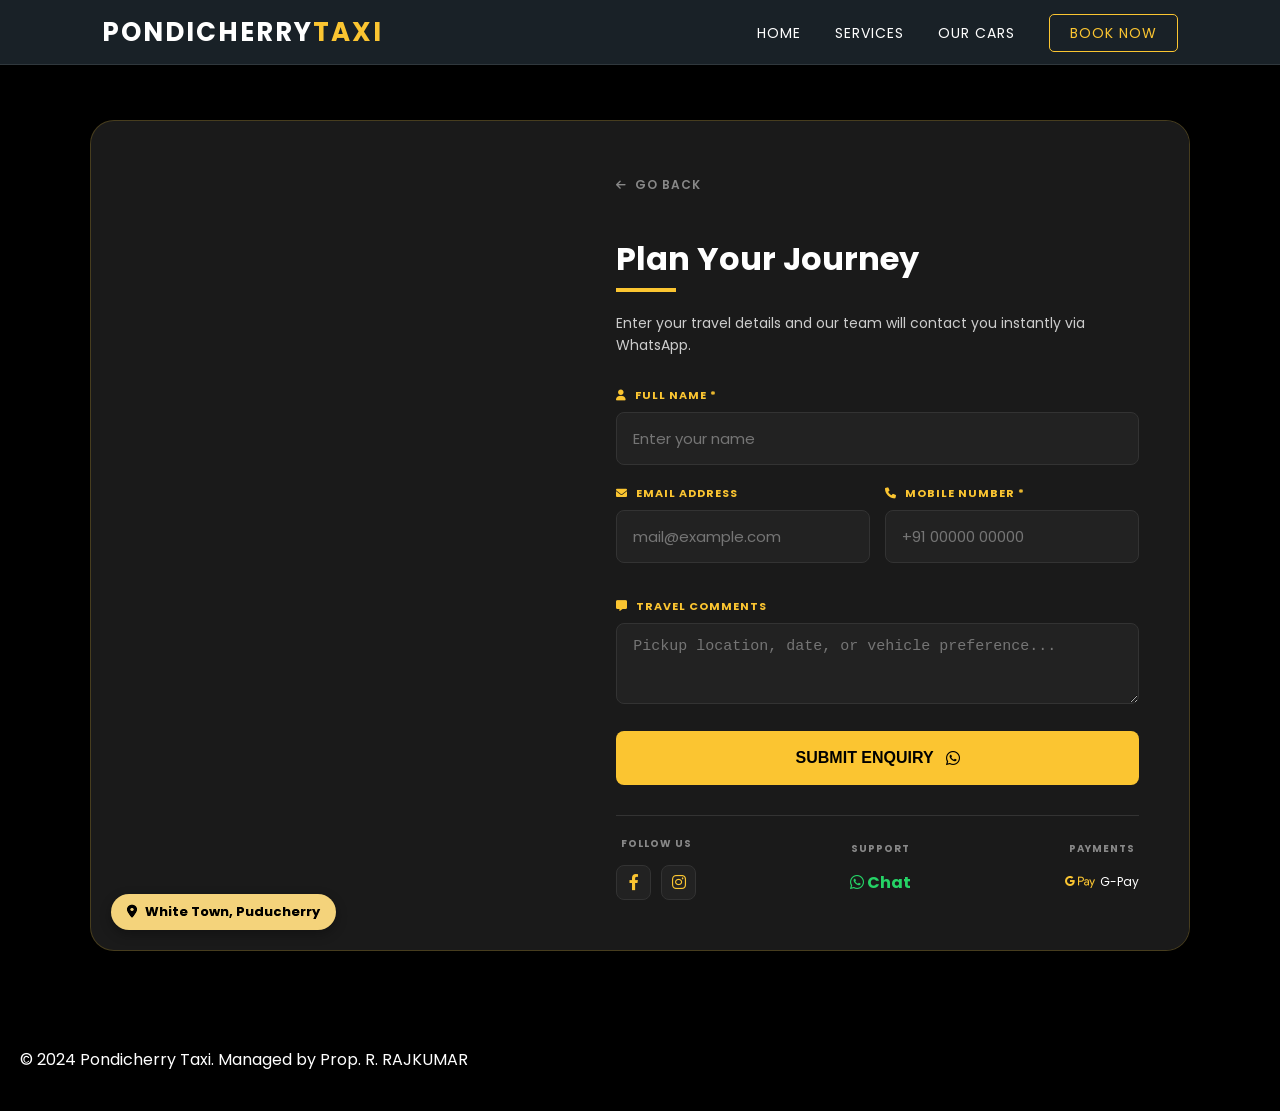
<file: Enquiry.html>
<!DOCTYPE html>
<html lang="en">
  <head>
    <meta charset="UTF-8" />
    <meta name="viewport" content="width=device-width, initial-scale=1.0" />
    <title>Travel Enquiry | Pondicherry Taxi</title>
    <link rel="stylesheet" href="templates/style.css" />
    <link rel="stylesheet" href="templates/Enquiry.css" />
    <link rel="icon" type="image/png" href="src/travel.png">
    <link
      rel="stylesheet"
      href="https://cdnjs.cloudflare.com/ajax/libs/font-awesome/6.0.0/css/all.min.css"
    />
  </head>
  <body class="enquiry-body">
    <nav class="top-panel">
      <div class="logo">PONDICHERRY<span>TAXI</span></div>
      <div class="menu">
        <a href="index.html">Home</a>
        <a href="index.html#services">Services</a>
        <a href="index.html#fleet">Our Cars</a>
        <a
          href="index.html#booking-section"
          class="nav-cta"
          style="color: var(--gold)"
          >Book Now</a
        >
      </div>
    </nav>

    <main class="enquiry-page">
      <div class="split-container">
        <div class="map-section">
          <iframe
            src="https://www.google.com/maps/embed?pb=!1m18!1m12!1m3!1d15613.06443494871!2d79.82512615!3d11.9338115!2m3!1f0!2f0!3f0!3m2!1i1024!2i768!4f13.1!3m3!1m2!1s0x3a53616a69527961%3A0x7d6c66657158756!2sWhite%20Town%2C%20Puducherry!5e0!3m2!1sen!2sin!4v1715856413890!5m2!1sen!2sin"
            width="100%"
            height="100%"
            style="border: 0"
            allowfullscreen=""
            loading="lazy"
          >
          </iframe>
          <div class="map-overlay">
            <div class="info-pill">
              <i class="fas fa-map-marker-alt"></i> White Town, Puducherry
            </div>
          </div>
        </div>

        <div class="form-section">
          <a
            href="javascript:history.back()"
            class="back-link"
            style="
              display: inline-flex;
              align-items: center;
              gap: 8px;
              color: #888;
              text-decoration: none;
              font-size: 12px;
              font-weight: 600;
              margin-bottom: 15px;
              text-transform: uppercase;
              letter-spacing: 1px;
            "
          >
            <i class="fas fa-arrow-left"></i> Go Back
          </a>

          <div class="form-header">
            <h2>Plan Your Journey</h2>
            <div class="divider" style="margin: 0 0 20px 0"></div>
            <p class="subtitle">
              Enter your travel details and our team will contact you instantly
              via WhatsApp.
            </p>
          </div>

          <form onsubmit="sendEnquiry(event)">
            <div class="input-group">
              <label><i class="fas fa-user"></i> Full Name *</label>
              <input
                type="text"
                id="fname"
                placeholder="Enter your name"
                required
              />
            </div>

            <div class="form-row">
              <div class="input-group">
                <label><i class="fas fa-envelope"></i> Email Address</label>
                <input
                  type="email"
                  id="femail"
                  placeholder="mail@example.com"
                />
              </div>
              <div class="input-group">
                <label><i class="fas fa-phone"></i> Mobile Number *</label>
                <input
                  type="tel"
                  id="fphone"
                  placeholder="+91 00000 00000"
                  required
                />
              </div>
            </div>

            <div class="input-group">
              <label><i class="fas fa-comment-alt"></i> Travel Comments</label>
              <textarea
                id="fmsg"
                placeholder="Pickup location, date, or vehicle preference..."
                rows="3"
              ></textarea>
            </div>

            <button type="submit" class="send-btn">
              <span>Submit Enquiry</span>
              <i class="fab fa-whatsapp"></i>
            </button>
          </form>

          <div
            class="footer-trust-container"
            style="
              margin-top: 30px;
              border-top: 1px solid #333;
              padding-top: 20px;
            "
          >
            <div
              class="trust-grid"
              style="
                display: flex;
                justify-content: space-between;
                align-items: center;
                gap: 10px;
              "
            >
              <div class="trust-card">
                <span
                  class="trust-label"
                  style="
                    font-size: 10px;
                    color: #888;
                    text-transform: uppercase;
                  "
                  >Follow Us</span
                >
                <div
                  class="social-wrapper"
                  style="display: flex; gap: 10px; margin-top: 5px"
                >
                  <a href="#" class="social-btn" style="color: var(--gold)"
                    ><i class="fab fa-facebook-f"></i
                  ></a>
                  <a href="#" class="social-btn" style="color: var(--gold)"
                    ><i class="fab fa-instagram"></i
                  ></a>
                </div>
              </div>

              <div class="trust-card">
                <span
                  class="trust-label"
                  style="
                    font-size: 10px;
                    color: #888;
                    text-transform: uppercase;
                  "
                  >Support</span
                >
                <a
                  href="https://wa.me/919585641389"
                  style="
                    display: block;
                    color: #25d366;
                    text-decoration: none;
                    margin-top: 5px;
                    font-weight: bold;
                  "
                >
                  <i class="fab fa-whatsapp"></i> Chat
                </a>
              </div>

              <div class="trust-card">
                <span
                  class="trust-label"
                  style="
                    font-size: 10px;
                    color: #888;
                    text-transform: uppercase;
                  "
                  >Payments</span
                >
                <div
                  style="
                    color: white;
                    margin-top: 5px;
                    font-size: 12px;
                    display: flex;
                    align-items: center;
                    gap: 5px;
                  "
                >
                  <i
                    class="fab fa-google-pay"
                    style="font-size: 24px; color: var(--gold)"
                  ></i>
                  G-Pay
                </div>
              </div>
            </div>
          </div>
        </div>
      </div>
    </main>

    <footer class="footer-bottom" style="background: #000; padding: 20px">
      <p>© 2024 Pondicherry Taxi. Managed by Prop. R. RAJKUMAR</p>
    </footer>

    <script>
      function sendEnquiry(event) {
        event.preventDefault();
        const name = document.getElementById("fname").value;
        const email = document.getElementById("femail").value;
        const phone = document.getElementById("fphone").value;
        const msg = document.getElementById("fmsg").value;
        const whatsappNumber = "919585641389";

        const text = `*New Travel Enquiry*%0A------------------%0A👤 *Name:* ${name}%0A📧 *Email:* ${email}%0A📞 *Phone:* ${phone}%0A💬 *Message:* ${msg}`;

        window.open(`https://wa.me/${whatsappNumber}?text=${text}`, "_blank");
      }
    </script>
  </body>
</html>
</file>
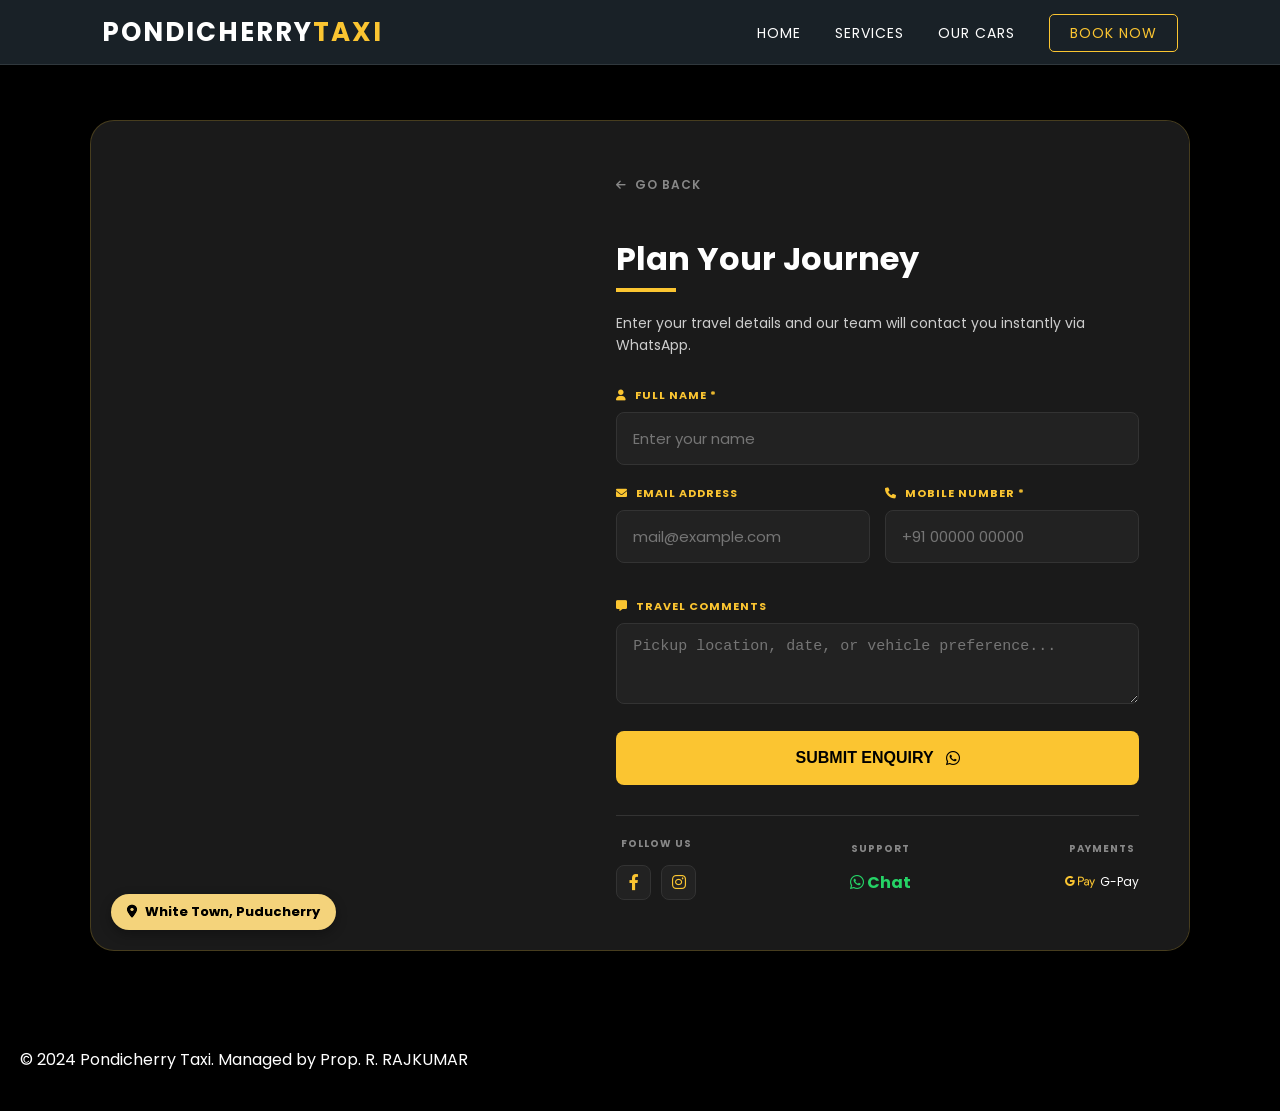
<file: enquiry1.html>
<!DOCTYPE html>
<html lang="en">
  <head>
    <meta charset="UTF-8" />
    <meta name="viewport" content="width=device-width, initial-scale=1.0" />
    <title>Travel Enquiry | Pondicherry Taxi</title>
    <link rel="stylesheet" href="templates/style.css" />
    <link rel="stylesheet" href="templates/Enquiry.css" />
    <link
      rel="stylesheet"
      href="https://cdnjs.cloudflare.com/ajax/libs/font-awesome/6.0.0/css/all.min.css"
    />
  </head>
  <body class="enquiry-body">
    <nav class="top-panel">
      <div class="logo">PONDICHERRY<span>TAXI</span></div>
      <div class="menu">
        <a href="index.html">Home</a>
        <a href="index.html#services">Services</a>
        <a href="index.html#fleet">Our Cars</a>
        <a
          href="index.html#booking-section"
          class="nav-cta"
          style="color: var(--gold)"
          >Book Now</a
        >
      </div>
    </nav>

    <main class="enquiry-page">
      <div class="split-container">
        <div class="map-section">
          <iframe
            src="https://www.google.com/maps/embed?pb=!1m18!1m12!1m3!1d15613.06443494871!2d79.82512615!3d11.9338115!2m3!1f0!2f0!3f0!3m2!1i1024!2i768!4f13.1!3m3!1m2!1s0x3a53616a69527961%3A0x7d6c66657158756!2sWhite%20Town%2C%20Puducherry!5e0!3m2!1sen!2sin!4v1715856413890!5m2!1sen!2sin"
            width="100%"
            height="100%"
            style="border: 0"
            allowfullscreen=""
            loading="lazy"
          >
          </iframe>
          <div class="map-overlay">
            <div class="info-pill">
              <i class="fas fa-map-marker-alt"></i> White Town, Puducherry
            </div>
          </div>
        </div>

        <div class="form-section">
          <a
            href="javascript:history.back()"
            class="back-link"
            style="
              display: inline-flex;
              align-items: center;
              gap: 8px;
              color: #888;
              text-decoration: none;
              font-size: 12px;
              font-weight: 600;
              margin-bottom: 15px;
              text-transform: uppercase;
              letter-spacing: 1px;
            "
          >
            <i class="fas fa-arrow-left"></i> Go Back
          </a>

          <div class="form-header">
            <h2>Plan Your Journey</h2>
            <div class="divider" style="margin: 0 0 20px 0"></div>
            <p class="subtitle">
              Enter your travel details and our team will contact you instantly
              via WhatsApp.
            </p>
          </div>

          <form onsubmit="sendEnquiry(event)">
            <div class="input-group">
              <label><i class="fas fa-user"></i> Full Name *</label>
              <input
                type="text"
                id="fname"
                placeholder="Enter your name"
                required
              />
            </div>

            <div class="form-row">
              <div class="input-group">
                <label><i class="fas fa-envelope"></i> Email Address</label>
                <input
                  type="email"
                  id="femail"
                  placeholder="mail@example.com"
                />
              </div>
              <div class="input-group">
                <label><i class="fas fa-phone"></i> Mobile Number *</label>
                <input
                  type="tel"
                  id="fphone"
                  placeholder="+91 00000 00000"
                  required
                />
              </div>
            </div>

            <div class="input-group">
              <label><i class="fas fa-comment-alt"></i> Travel Comments</label>
              <textarea
                id="fmsg"
                placeholder="Pickup location, date, or vehicle preference..."
                rows="3"
              ></textarea>
            </div>

            <button type="submit" class="send-btn">
              <span>Submit Enquiry</span>
              <i class="fab fa-whatsapp"></i>
            </button>
          </form>

          <div
            class="footer-trust-container"
            style="
              margin-top: 30px;
              border-top: 1px solid #333;
              padding-top: 20px;
            "
          >
            <div
              class="trust-grid"
              style="
                display: flex;
                justify-content: space-between;
                align-items: center;
                gap: 10px;
              "
            >
              <div class="trust-card">
                <span
                  class="trust-label"
                  style="
                    font-size: 10px;
                    color: #888;
                    text-transform: uppercase;
                  "
                  >Follow Us</span
                >
                <div
                  class="social-wrapper"
                  style="display: flex; gap: 10px; margin-top: 5px"
                >
                  <a href="#" class="social-btn" style="color: var(--gold)"
                    ><i class="fab fa-facebook-f"></i
                  ></a>
                  <a href="#" class="social-btn" style="color: var(--gold)"
                    ><i class="fab fa-instagram"></i
                  ></a>
                </div>
              </div>

              <div class="trust-card">
                <span
                  class="trust-label"
                  style="
                    font-size: 10px;
                    color: #888;
                    text-transform: uppercase;
                  "
                  >Support</span
                >
                <a
                  href="https://wa.me/919585641389"
                  style="
                    display: block;
                    color: #25d366;
                    text-decoration: none;
                    margin-top: 5px;
                    font-weight: bold;
                  "
                >
                  <i class="fab fa-whatsapp"></i> Chat
                </a>
              </div>

              <div class="trust-card">
                <span
                  class="trust-label"
                  style="
                    font-size: 10px;
                    color: #888;
                    text-transform: uppercase;
                  "
                  >Payments</span
                >
                <div
                  style="
                    color: white;
                    margin-top: 5px;
                    font-size: 12px;
                    display: flex;
                    align-items: center;
                    gap: 5px;
                  "
                >
                  <i
                    class="fab fa-google-pay"
                    style="font-size: 24px; color: var(--gold)"
                  ></i>
                  G-Pay
                </div>
              </div>
            </div>
          </div>
        </div>
      </div>
    </main>

    <footer class="footer-bottom" style="background: #000; padding: 20px">
      <p>© 2024 Pondicherry Taxi. Managed by Prop. R. RAJKUMAR</p>
    </footer>

    <script>
      function sendEnquiry(event) {
        event.preventDefault();
        const name = document.getElementById("fname").value;
        const email = document.getElementById("femail").value;
        const phone = document.getElementById("fphone").value;
        const msg = document.getElementById("fmsg").value;
        const whatsappNumber = "919585641389";

        const text = `*New Travel Enquiry*%0A------------------%0A👤 *Name:* ${name}%0A📧 *Email:* ${email}%0A📞 *Phone:* ${phone}%0A💬 *Message:* ${msg}`;

        window.open(`https://wa.me/${whatsappNumber}?text=${text}`, "_blank");
      }
    </script>
  </body>
</html>
</file>
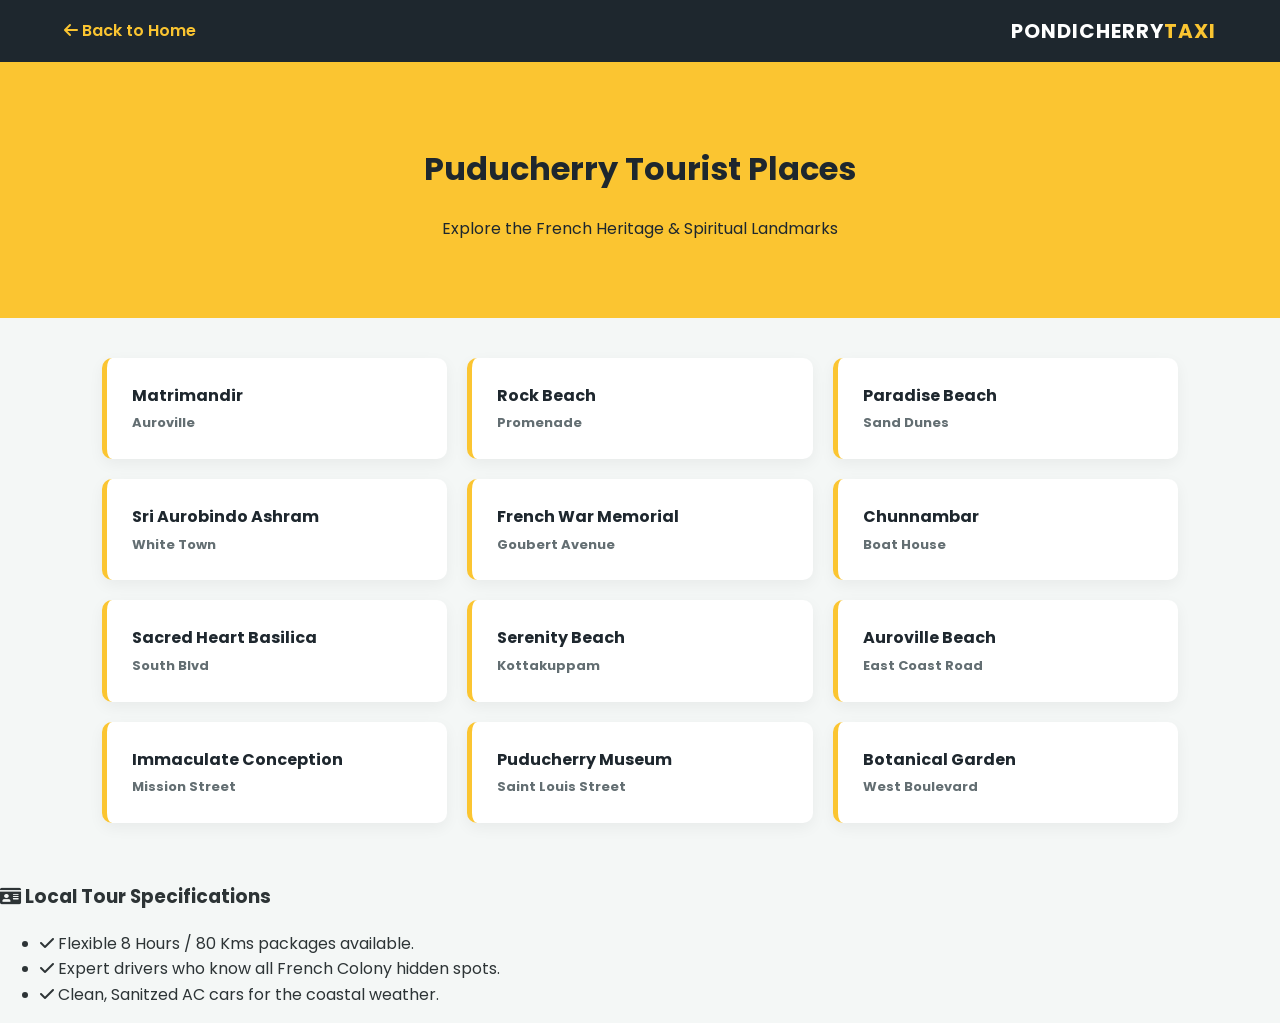
<file: index31.html>
<!DOCTYPE html>
<html lang="en">
<head>
    <meta charset="UTF-8">
    <meta name="viewport" content="width=device-width, initial-scale=1.0">
    <title>Travel Details - Pondicherry Taxi</title>
    <link rel="stylesheet" href="templates/style31.css">
    <link rel="icon" type="image/png" href="src/travel.png">
    <link rel="stylesheet" href="https://cdnjs.cloudflare.com/ajax/libs/font-awesome/6.0.0/css/all.min.css">
</head>
<body>

    <nav class="sub-nav">
        <a href="index.html" class="back-link"><i class="fas fa-arrow-left"></i> Back to Home</a>
        <div class="logo">PONDICHERRY<span>TAXI</span></div>
    </nav>

    <div id="local-view" class="view-container" style="display:none;">
        <header class="tour-header">
            <h1>Puducherry Tourist Places</h1>
            <p>Explore the French Heritage & Spiritual Landmarks</p>
        </header>
       <div class="spot-grid">
    <div class="spot-card"><h4>Matrimandir</h4><p>Auroville</p></div>
    <div class="spot-card"><h4>Rock Beach</h4><p>Promenade</p></div>
    <div class="spot-card"><h4>Paradise Beach</h4><p>Sand Dunes</p></div>
    <div class="spot-card"><h4>Sri Aurobindo Ashram</h4><p>White Town</p></div>
    <div class="spot-card"><h4>French War Memorial</h4><p>Goubert Avenue</p></div>
    <div class="spot-card"><h4>Chunnambar</h4><p>Boat House</p></div>
    <div class="spot-card"><h4>Sacred Heart Basilica</h4><p>South Blvd</p></div>
    <div class="spot-card"><h4>Serenity Beach</h4><p>Kottakuppam</p></div>
    <div class="spot-card"><h4>Auroville Beach</h4><p>East Coast Road</p></div>
    <div class="spot-card"><h4>Immaculate Conception</h4><p>Mission Street</p></div>
    <div class="spot-card"><h4>Puducherry Museum</h4><p>Saint Louis Street</p></div>
    <div class="spot-card"><h4>Botanical Garden</h4><p>West Boulevard</p></div>
</div>

        <div class="specs-box">
            <h3><i class="fas fa-id-card"></i> Local Tour Specifications</h3>
            <ul>
                <li><i class="fas fa-check"></i> Flexible 8 Hours / 80 Kms packages available.</li>
                <li><i class="fas fa-check"></i> Expert drivers who know all French Colony hidden spots.</li>
                <li><i class="fas fa-check"></i> Clean, Sanitzed AC cars for the coastal weather.</li>
            </ul>
        </div>
    </div>

    <div id="transfers-view" class="view-container" style="display:none;">
        <header class="tour-header transfer-theme">
            <h1>Airport & Railway Hubs</h1>
            <p>Puducherry & Tamil Nadu Connectivity</p>
        </header>
        <div class="spot-grid">
            <div class="spot-card hub-card"><i class="fas fa-plane"></i><h4>Chennai Airport (MAA)</h4><p>Tamil Nadu</p></div>
            <div class="spot-card hub-card"><i class="fas fa-plane"></i><h4>Puducherry Airport</h4><p>Puducherry (UT)</p></div>
            <div class="spot-card hub-card"><i class="fas fa-train"></i><h4>Puducherry Railway Station</h4><p>Puducherry (UT)</p></div>
            <div class="spot-card hub-card"><i class="fas fa-train"></i><h4>Villupuram Junction</h4><p>Tamil Nadu</p></div>
            <div class="spot-card hub-card"><i class="fas fa-train"></i><h4>Chennai Central / Egmore</h4><p>Tamil Nadu</p></div>
        </div>

        <div class="specs-box transfer-specs">
            <h3><i class="fas fa-clock"></i> Transfer Specifications</h3>
            <ul>
                <li><i class="fas fa-check"></i> 24/7 Door-to-Door Pickup & Drop.</li>
                <li><i class="fas fa-check"></i> Flight/Train timing monitoring (No waiting charges for delays).</li>
                <li><i class="fas fa-check"></i> Toll & Parking assistance included in premium packages.</li>
            </ul>
        </div>
    </div>

    <div id="tn-view" class="view-container" style="display:none;">
        <header class="tour-header tn-theme">
            <h1>Tamil Nadu Travel Places</h1>
            <p>Temple Towns & UNESCO Heritage Sites</p>
        </header>
        <div class="spot-grid">
    <div class="spot-card"><span>#1</span><h4>Ariyalur</h4><p>Gangaikonda Cholapuram</p></div>
    <div class="spot-card"><span>#2</span><h4>Chengalpattu</h4><p>Mahabalipuram Shore Temple</p></div>
    <div class="spot-card"><span>#3</span><h4>Chennai</h4><p>Marina Beach / Kapaleeshwarar</p></div>
    <div class="spot-card"><span>#4</span><h4>Coimbatore</h4><p>Adiyogi / Marudhamalai</p></div>
    <div class="spot-card"><span>#5</span><h4>Cuddalore</h4><p>Chidambaram Nataraja Temple</p></div>
    <div class="spot-card"><span>#6</span><h4>Dharmapuri</h4><p>Hogenakkal Falls</p></div>
    <div class="spot-card"><span>#7</span><h4>Dindigul</h4><p>Kodaikanal Hill Station</p></div>
    <div class="spot-card"><span>#8</span><h4>Erode</h4><p>Bhavani Sangameswarar Temple</p></div>
    <div class="spot-card"><span>#9</span><h4>Kallakurichi</h4><p>Kalrayan Hills</p></div>
    <div class="spot-card"><span>#10</span><h4>Kanchipuram</h4><p>Kailasanathar Temple / Silk Hub</p></div>
    <div class="spot-card"><span>#11</span><h4>Kanyakumari</h4><p>Vivekananda Rock Memorial</p></div>
    <div class="spot-card"><span>#12</span><h4>Karur</h4><p>Pasupatheeswarar Temple</p></div>
    <div class="spot-card"><span>#13</span><h4>Krishnagiri</h4><p>Krishnagiri Dam / Hosur Hills</p></div>
    <div class="spot-card"><span>#14</span><h4>Madurai</h4><p>Meenakshi Amman Temple</p></div>
    <div class="spot-card"><span>#15</span><h4>Mayiladuthurai</h4><p>Poompuhar / Vaitheeswaran Koil</p></div>
    <div class="spot-card"><span>#16</span><h4>Nagapattinam</h4><p>Vailankanni Church / Nagore</p></div>
    <div class="spot-card"><span>#17</span><h4>Namakkal</h4><p>Kolli Hills / Anjaneyar Temple</p></div>
    <div class="spot-card"><span>#18</span><h4>Nilgiris</h4><p>Ooty / Botanical Garden</p></div>
    <div class="spot-card"><span>#19</span><h4>Perambalur</h4><p>Ranjankudi Fort</p></div>
    <div class="spot-card"><span>#20</span><h4>Pudukkottai</h4><p>Sittannavasal Cave Paintings</p></div>
    <div class="spot-card"><span>#21</span><h4>Ramanathapuram</h4><p>Rameswaram / Pamban Bridge</p></div>
    <div class="spot-card"><span>#22</span><h4>Ranipet</h4><p>Ratnagiri Murugan Temple</p></div>
    <div class="spot-card"><span>#23</span><h4>Salem</h4><p>Yercaud Hills / Mettur Dam</p></div>
    <div class="spot-card"><span>#24</span><h4>Sivaganga</h4><p>Chettinad Palace / Karaikudi</p></div>
    <div class="spot-card"><span>#25</span><h4>Tenkasi</h4><p>Courtallam Waterfalls</p></div>
    <div class="spot-card"><span>#26</span><h4>Thanjavur</h4><p>Brihadisvara (Big) Temple</p></div>
    <div class="spot-card"><span>#27</span><h4>Theni</h4><p>Suruli Falls / Megamalai</p></div>
    <div class="spot-card"><span>#28</span><h4>Thoothukudi</h4><p>Our Lady of Snows Basilica</p></div>
    <div class="spot-card"><span>#29</span><h4>Tiruchirappalli</h4><p>Srirangam / Rockfort Temple</p></div>
    <div class="spot-card"><span>#30</span><h4>Tirunelveli</h4><p>Nellaiappar Temple / Papanasam</p></div>
    <div class="spot-card"><span>#31</span><h4>Tirupathur</h4><p>Yelagiri Hill Station</p></div>
    <div class="spot-card"><span>#32</span><h4>Tiruppur</h4><p>Avinashi Temple / Amaravathi</p></div>
    <div class="spot-card"><span>#33</span><h4>Tiruvallur</h4><p>Veeraraghava Swamy Temple</p></div>
    <div class="spot-card"><span>#34</span><h4>Tiruvannamalai</h4><p>Annamalaiyar Temple (Girivalam)</p></div>
    <div class="spot-card"><span>#35</span><h4>Tiruvarur</h4><p>Thyagaraja Swamy Temple</p></div>
    <div class="spot-card"><span>#36</span><h4>Vellore</h4><p>Golden Temple (Sripuram)</p></div>
    <div class="spot-card"><h4>Viluppuram</h4><p>Gingee Fort / Auroville</p></div>
    <div class="spot-card"><span>#38</span><h4>Virudhunagar</h4><p>Srivilliputhur Andal Temple</p></div>
</div>

        <div class="specs-box tn-specs">
            <h3><i class="fas fa-road"></i> Long Drive Specifications</h3>
            <ul>
                <li><i class="fas fa-check"></i> Experienced Highway Drivers (English/Tamil/Hindi speaking).</li>
                <li><i class="fas fa-check"></i> Inter-state Permit and Taxes handled by us.</li>
                <li><i class="fas fa-check"></i> Best-in-class mileage and transparent billing.</li>
            </ul>
        </div>
    </div>

    <script>
        const urlParams = new URLSearchParams(window.location.search);
        const type = urlParams.get('type');
        if (type === 'local') { document.getElementById('local-view').style.display = 'block'; }
        else if (type === 'transfers') { document.getElementById('transfers-view').style.display = 'block'; }
        else if (type === 'tamilnadu') { document.getElementById('tn-view').style.display = 'block'; }
        else { document.getElementById('local-view').style.display = 'block'; }
    </script>
</body>
</html>
</file>
<file: templates/style.css>
@import url('https://fonts.googleapis.com/css2?family=Poppins:wght@300;400;600;700&display=swap');

:root {
    --gold: #fbc531;
    --dark: #1e272e;
    --light: rgba(255, 255, 255, 0.9);
    --glass: rgba(30, 39, 46, 0.85);
}

* { box-sizing: border-box; }

html { scroll-behavior: smooth; }

body {
    margin: 0;
    font-family: 'Poppins', sans-serif;
    background: #000;
    color: white;
}

/* Nav Improvements */
.top-panel {
    position: fixed;
    top: 0; width: 100%; height: 65px;
    background: var(--glass);
    backdrop-filter: blur(15px);
    display: flex; align-items: center; justify-content: space-between;
    padding: 0 8%; z-index: 1000;
    border-bottom: 1px solid rgba(255, 255, 255, 0.1);
}

.logo { font-size: 26px; font-weight: 700; color: white; letter-spacing: 2px; }
.logo span { color: var(--gold); }

.menu a { 
    color: white; text-decoration: none; margin-left: 30px; 
    font-size: 14px; font-weight: 400; transition: 0.3s;
    text-transform: uppercase; letter-spacing: 1px;
}

.menu a:hover, .nav-cta { color: var(--gold); }
.nav-cta { border: 1px solid var(--gold); padding: 8px 20px; border-radius: 5px; }

/* Hero Section */
.hero {
    height: 100vh;
    background: url('../src/image.png') center/cover no-repeat fixed;
    display: flex; align-items: center; justify-content: center;
    position: relative; text-align: center;
}

.hero-overlay {
    position: absolute; top: 0; left: 0; width: 100%; height: 100%;
    background: linear-gradient(rgba(0,0,0,0.5), #000);
}

.hero-content { position: relative; z-index: 2; max-width: 900px; padding: 0 20px; }

.tagline { 
    color: var(--gold); font-weight: 600; letter-spacing: 4px; 
    display: block; margin-bottom: 10px; font-size: 14px;
}

.hero h1 { 
    font-size: clamp(2.5rem, 8vw, 4.5rem); line-height: 1.1; 
    margin-bottom: 20px; font-weight: 700;
}

.proprietor-badge {
    background: rgba(255,255,255,0.1);
    display: inline-block; padding: 10px 25px;
    border-radius: 50px; border: 1px solid var(--gold);
    color: var(--gold); margin-bottom: 30px;
}

.trust-icons { display: flex; justify-content: center; gap: 20px; margin-bottom: 40px; }
.trust-badge { display: flex; align-items: center; gap: 10px; font-size: 13px; }
.trust-badge i { color: var(--gold); font-size: 18px; }

.hero-btns { display: flex; gap: 20px; justify-content: center; }
.cta-button {
    padding: 16px 35px; border-radius: 5px; text-decoration: none;
    font-weight: 700; transition: 0.4s; text-transform: uppercase;
}
.gold { background: var(--gold); color: var(--dark); }
.outline { border: 2px solid white; color: white; }
.cta-button:hover { transform: translateY(-5px); filter: brightness(1.1); }

/* Services Grid */
.services-container { padding: 100px 8%; background: white; color: var(--dark); }
.section-title { text-align: center; margin-bottom: 60px; }
.section-title h2 { font-size: 32px; font-weight: 700; margin-bottom: 10px; }
.divider { width: 60px; height: 4px; background: var(--gold); margin: 0 auto; }

.services-grid {
    display: grid; grid-template-columns: repeat(auto-fit, minmax(280px, 1fr));
    gap: 30px;
}
.service-card {
    padding: 40px; background: #f9f9f9; border-radius: 10px;
    text-align: center; transition: 0.3s;
}
.service-card:hover { background: var(--dark); color: white; transform: scale(1.03); }
.service-card i { font-size: 40px; color: var(--gold); margin-bottom: 20px; }

/* Gallery Scroll */
.gallery-container { padding: 80px 0; background: #000; }
.horizontal-scroll {
    display: flex; overflow-x: auto; gap: 20px; padding: 20px 8%;
    scrollbar-width: none;
}
.gallery-item {
    flex: 0 0 350px; height: 450px; border-radius: 15px;
    overflow: hidden; position: relative;
}
.gallery-item img { width: 100%; height: 100%; object-fit: cover; transition: 0.5s; }
.photo-overlay {
    position: absolute; bottom: 0; width: 100%; padding: 20px;
    background: linear-gradient(transparent, rgba(0,0,0,0.8));
    text-align: center;
}
.gallery-item:hover img { transform: scale(1.1); }

/* Booking Section */
.booking-container { padding: 100px 8%; background: #0f0f0f; }
.booking-wrapper {
    display: flex; flex-wrap: wrap; gap: 50px;
    background: var(--dark); border-radius: 20px; overflow: hidden;
    box-shadow: 0 25px 50px rgba(0,0,0,0.5);
}
.booking-info { flex: 1; padding: 60px; min-width: 300px; }
.booking-form { flex: 1.2; padding: 60px; background: white; color: var(--dark); min-width: 300px; }

.input-group { margin-bottom: 20px; }
.input-group label { display: block; font-size: 12px; font-weight: 700; text-transform: uppercase; margin-bottom: 8px; }
.input-group input { 
    width: 100%; padding: 12px; border: 1px solid #ddd; 
    border-radius: 5px; font-family: inherit; 
}

.submit-btn {
    width: 100%; padding: 18px; background: #25d366; color: white;
    border: none; border-radius: 5px; font-weight: 700; font-size: 16px;
    cursor: pointer; transition: 0.3s;
}
.submit-btn:hover { background: #1ebd5b; }

/* WhatsApp Float */
.whatsapp-float {
    position: fixed; bottom: 30px; right: 30px;
    background: #25d366; color: white; width: 65px; height: 65px;
    border-radius: 50%; display: flex; align-items: center; justify-content: center;
    font-size: 30px; z-index: 2000; box-shadow: 0 10px 25px rgba(37, 211, 102, 0.4);
}

.tooltip {
    position: absolute; right: 80px; background: white; color: #333;
    padding: 5px 15px; border-radius: 5px; font-size: 12px;
    font-weight: 600; width: 120px; text-align: center;
    visibility: hidden; opacity: 0; transition: 0.3s;
}
.whatsapp-float:hover .tooltip { visibility: visible; opacity: 1; }

/* Mobile Adjustments */
@media (max-width: 768px) {
    .menu { display: none; }
    .hero h1 { font-size: 3rem; }
    .hero-btns { flex-direction: column; }
    .booking-info, .booking-form { padding: 30px; }
}
</file>
<file: templates/Enquiry.css>
/* Enquiry.css - Premium Dark Theme */

:root {
    --gold: #fbc531;
    --dark: #000000;
}

.enquiry-body {
    background-color: #000; /* Match Home Page background */
    color: white;
}

/* Page Layout */
.enquiry-page {
    min-height: 100vh;
    padding: 120px 5% 60px;
    display: flex;
    justify-content: center;
    align-items: center;
}

.split-container {
    display: flex;
    width: 100%;
    max-width: 1100px;
    background: #1a1a1a; /* Dark gray surface */
    border-radius: 24px;
    overflow: hidden;
    box-shadow: 0 20px 50px rgba(0,0,0,0.5);
    border: 1px solid rgba(251, 197, 49, 0.2); /* Subtle gold border */
}

/* Map Section */
.map-section {
    flex: 1;
    position: relative;
    min-height: 400px;
    filter: grayscale(0.5) contrast(1.2); /* Styled map to look premium */
}

.map-overlay {
    position: absolute;
    bottom: 20px;
    left: 20px;
}

.info-pill {
    background: var(--gold);
    color: var(--dark);
    padding: 8px 16px;
    border-radius: 50px;
    font-size: 13px;
    font-weight: 700;
    box-shadow: 0 4px 12px rgba(0,0,0,0.3);
    display: flex;
    align-items: center;
    gap: 8px;
}

/* Form Section */
.form-section {
    flex: 1.1;
    padding: 50px;
    background: #1a1a1a;
}

.form-header h2 {
    font-size: 32px;
    color: white;
    margin-bottom: 5px;
    font-weight: 700;
}

.subtitle {
    color: #ccc;
    font-size: 14px;
    line-height: 1.6;
    margin-bottom: 30px;
}

.form-row {
    display: flex;
    gap: 15px;
    margin-bottom: 15px;
}

.input-group {
    flex: 1;
    margin-bottom: 20px;
}

.input-group label {
    display: block;
    font-size: 11px;
    font-weight: 700;
    color: var(--gold);
    margin-bottom: 8px;
    text-transform: uppercase;
    letter-spacing: 1px;
}

.input-group label i {
    margin-right: 5px;
}

.input-group input, .input-group textarea {
    width: 100%;
    padding: 14px 16px;
    border: 1px solid #333;
    border-radius: 8px;
    font-size: 15px;
    transition: all 0.3s ease;
    background: #222;
    color: white;
    outline: none;
}

.input-group input:focus, .input-group textarea:focus {
    border-color: var(--gold);
    background: #2a2a2a;
    box-shadow: 0 0 10px rgba(251, 197, 49, 0.2);
}

.send-btn {
    width: 100%;
    background: var(--gold);
    color: var(--dark);
    border: none;
    padding: 18px;
    border-radius: 8px;
    font-size: 16px;
    font-weight: 700;
    cursor: pointer;
    display: flex;
    align-items: center;
    justify-content: center;
    gap: 12px;
    transition: all 0.3s ease;
    text-transform: uppercase;
}

.send-btn:hover {
    background: white;
    transform: translateY(-3px);
    box-shadow: 0 10px 20px rgba(251, 197, 49, 0.2);
}

/* WhatsApp Floating Button */
.whatsapp-btn {
    position: fixed;
    bottom: 30px;
    right: 30px;
    background: #25d366;
    color: white;
    width: 60px;
    height: 60px;
    border-radius: 50%;
    display: flex;
    justify-content: center;
    align-items: center;
    font-size: 30px;
    box-shadow: 0 8px 25px rgba(37, 211, 102, 0.3);
    z-index: 2000;
    text-decoration: none;
}

/* --- Added Trust Section Styles --- */

.footer-trust-container {
    margin-top: 30px;
    padding-top: 25px;
    border-top: 1px solid #333;
}

.trust-grid {
    display: flex;
    justify-content: space-between;
    align-items: center;
    gap: 15px;
}

.trust-card {
    display: flex;
    flex-direction: column;
    align-items: center;
    gap: 8px;
}

.trust-label {
    font-size: 10px;
    text-transform: uppercase;
    letter-spacing: 1px;
    color: #888;
    font-weight: 700;
}

.social-wrapper {
    display: flex;
    gap: 10px;
}

.social-btn {
    width: 35px;
    height: 35px;
    background: #222;
    border-radius: 8px;
    display: flex;
    align-items: center;
    justify-content: center;
    color: var(--gold);
    text-decoration: none;
    transition: 0.3s;
    border: 1px solid #333;
}

.social-btn:hover {
    background: var(--gold);
    color: #000;
    transform: translateY(-3px);
}

.wa-direct {
    display: flex;
    align-items: center;
    gap: 5px;
    color: #25d366;
    text-decoration: none;
    font-size: 13px;
    font-weight: 600;
    background: rgba(37, 211, 102, 0.1);
    padding: 5px 12px;
    border-radius: 20px;
}

.payment-badge {
    display: flex;
    align-items: center;
    gap: 5px;
    color: var(--gold);
}

.payment-badge i { font-size: 24px; }
.payment-text { font-size: 12px; color: #fff; }

/* Mobile Responsive */
@media (max-width: 900px) {
    .split-container { flex-direction: column-reverse; }
    .form-section { padding: 40px 25px; }
    .form-row { flex-direction: column; gap: 0; }
    .map-section { min-height: 250px; }
    .enquiry-page { padding-top: 100px; }
}

@media (max-width: 600px) {
    .trust-grid { flex-direction: row; flex-wrap: wrap; justify-content: center; gap: 20px; }
}
/* --- Professional Back Button --- */
.back-link {
    display: inline-flex;
    align-items: center;
    gap: 8px;
    color: #888;
    text-decoration: none;
    font-size: 13px;
    font-weight: 600;
    margin-bottom: 20px;
    transition: all 0.3s ease;
    text-transform: uppercase;
    letter-spacing: 1px;
}

.back-link i {
    font-size: 11px;
    transition: transform 0.3s ease;
}

.back-link:hover {
    color: var(--gold);
}

.back-link:hover i {
    transform: translateX(-5px); /* Moves arrow left on hover */
}
.back-link {
    transition: 0.3s all ease;
}

.back-link:hover {
    color: var(--gold) !important;
}

.back-link:hover i {
    transform: translateX(-5px);
}
</file>
<file: templates/style31.css>
@import url('https://fonts.googleapis.com/css2?family=Poppins:wght@300;400;600;700&display=swap');

/* Basic Page Setup */
body {
    margin: 0; 
    font-family: 'Poppins', sans-serif;
    background: #f4f7f6; 
    color: #2d3436;
    line-height: 1.6;
}

/* Navigation Bar */
.sub-nav {
    background: #1e272e; 
    padding: 15px 5%;
    display: flex; 
    justify-content: space-between; 
    align-items: center;
    position: sticky;
    top: 0;
    z-index: 1000;
}

.back-link { 
    color: #fbc531; 
    text-decoration: none; 
    font-weight: 600; 
    transition: 0.3s;
}

.back-link:hover {
    color: white;
}

.logo { 
    color: white; 
    font-weight: 700; 
    font-size: 20px; 
    letter-spacing: 1px; 
}

.logo span { color: #fbc531; }

/* Header Themes */
.tour-header {
    background: #fbc531; 
    color: #1e272e;
    padding: 60px 5%; 
    text-align: center; 
    margin-bottom: 40px;
}

.tn-theme { 
    background: #1e272e; 
    color: #fbc531; 
}

.transfer-theme { 
    background: #2c3e50; 
    color: #fbc531; 
}

/* Grid Layout */
.spot-grid {
    display: grid; 
    grid-template-columns: repeat(auto-fit, minmax(280px, 1fr));
    gap: 20px; 
    padding: 0 8% 40px; /* Reduced bottom padding to flow into specs-box */
}

/* Standard Destination Cards */
.spot-card {
    background: white; 
    padding: 25px; 
    border-radius: 10px;
    box-shadow: 0 5px 15px rgba(0,0,0,0.05);
    border-left: 5px solid #fbc531;
    transition: transform 0.3s ease;
}

.spot-card:hover {
    transform: translateY(-5px);
}

.spot-card h4 { 
    margin: 0 0 5px 0; 
    color: #1e272e; 
}

.spot-card p { 
    margin: 0; 
    font-size: 13px; 
    color: #636e72; 
    font-weight: bold; 
}

/* Specialized Hub Cards (Airports/Railways) */
.hub-card {
    display: flex;
    flex-direction: column;
    align-items: center;
    text-align: center;
    padding: 30px;
}

.hub-card i {
    font-size: 35px; 
    color: #fbc531;
    margin-bottom: 15px;
}

.hub-card h4 {
    font-size: 1
}
</file>
